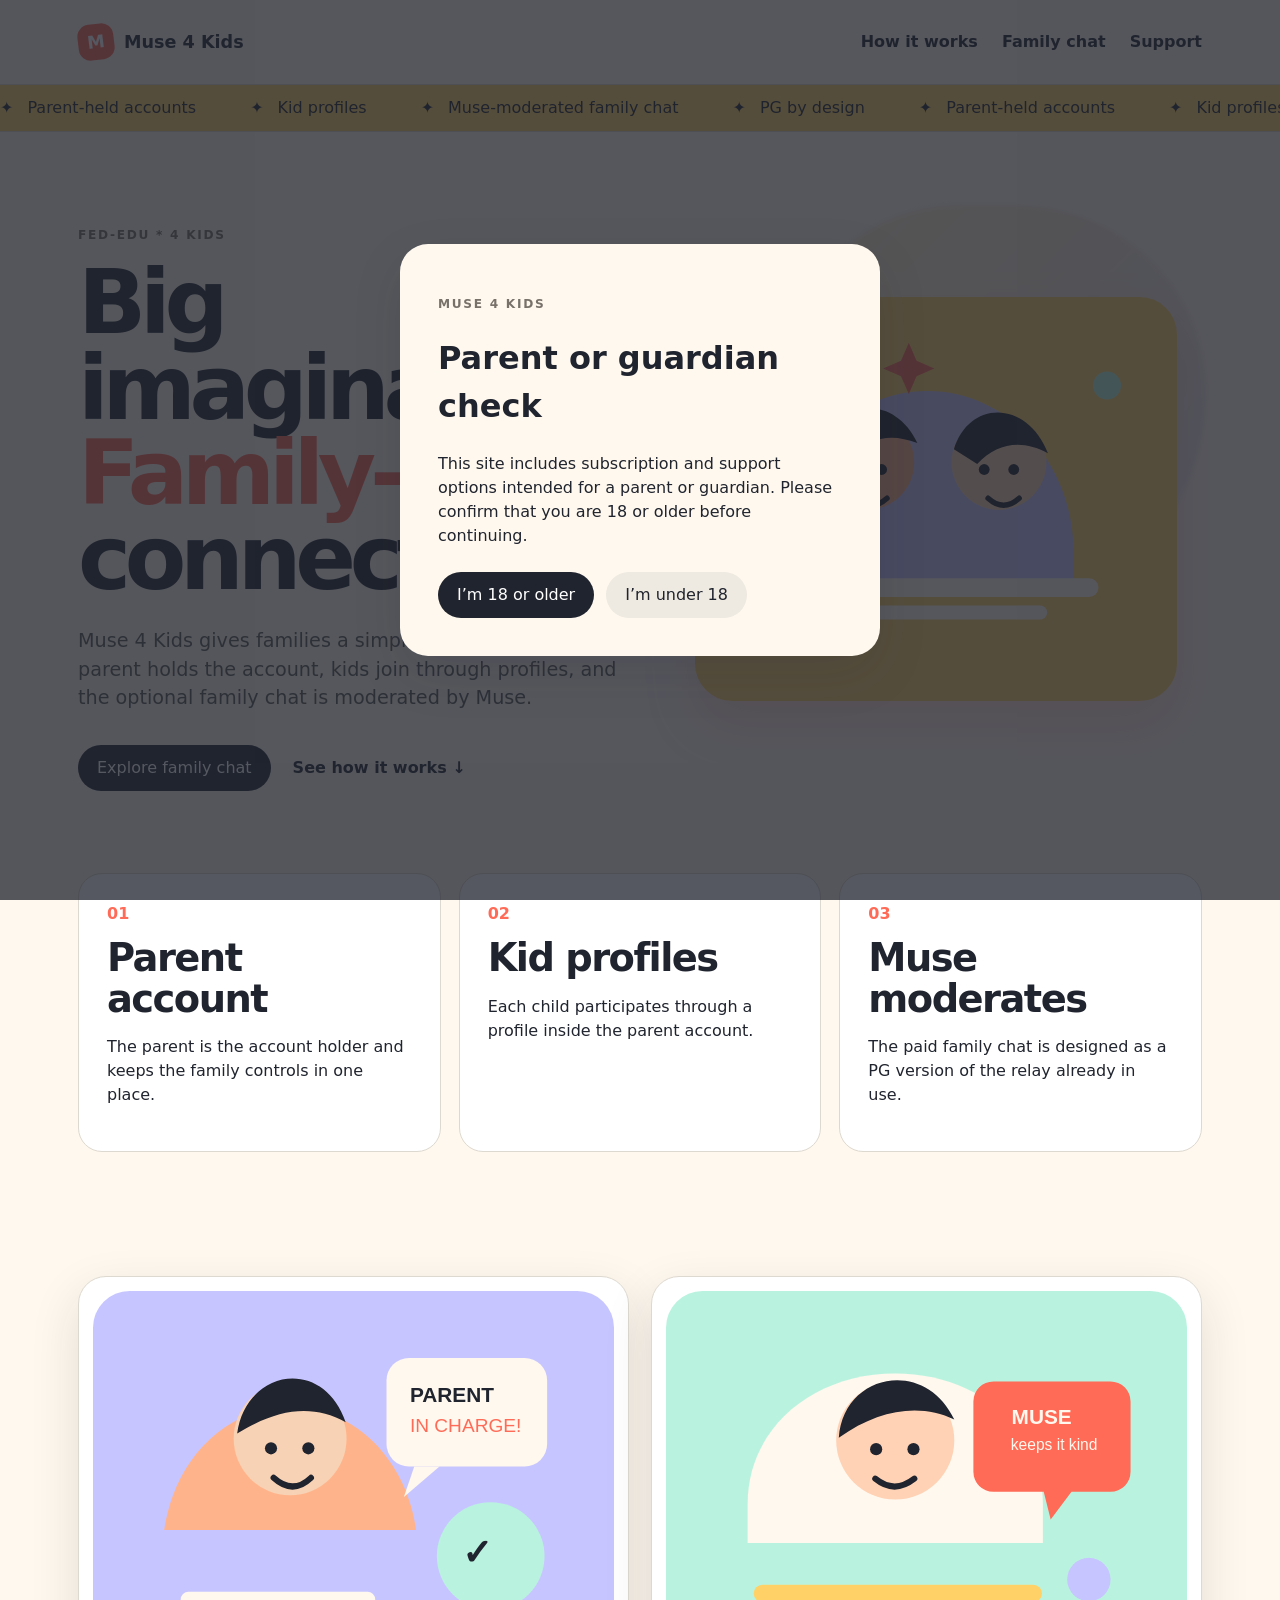
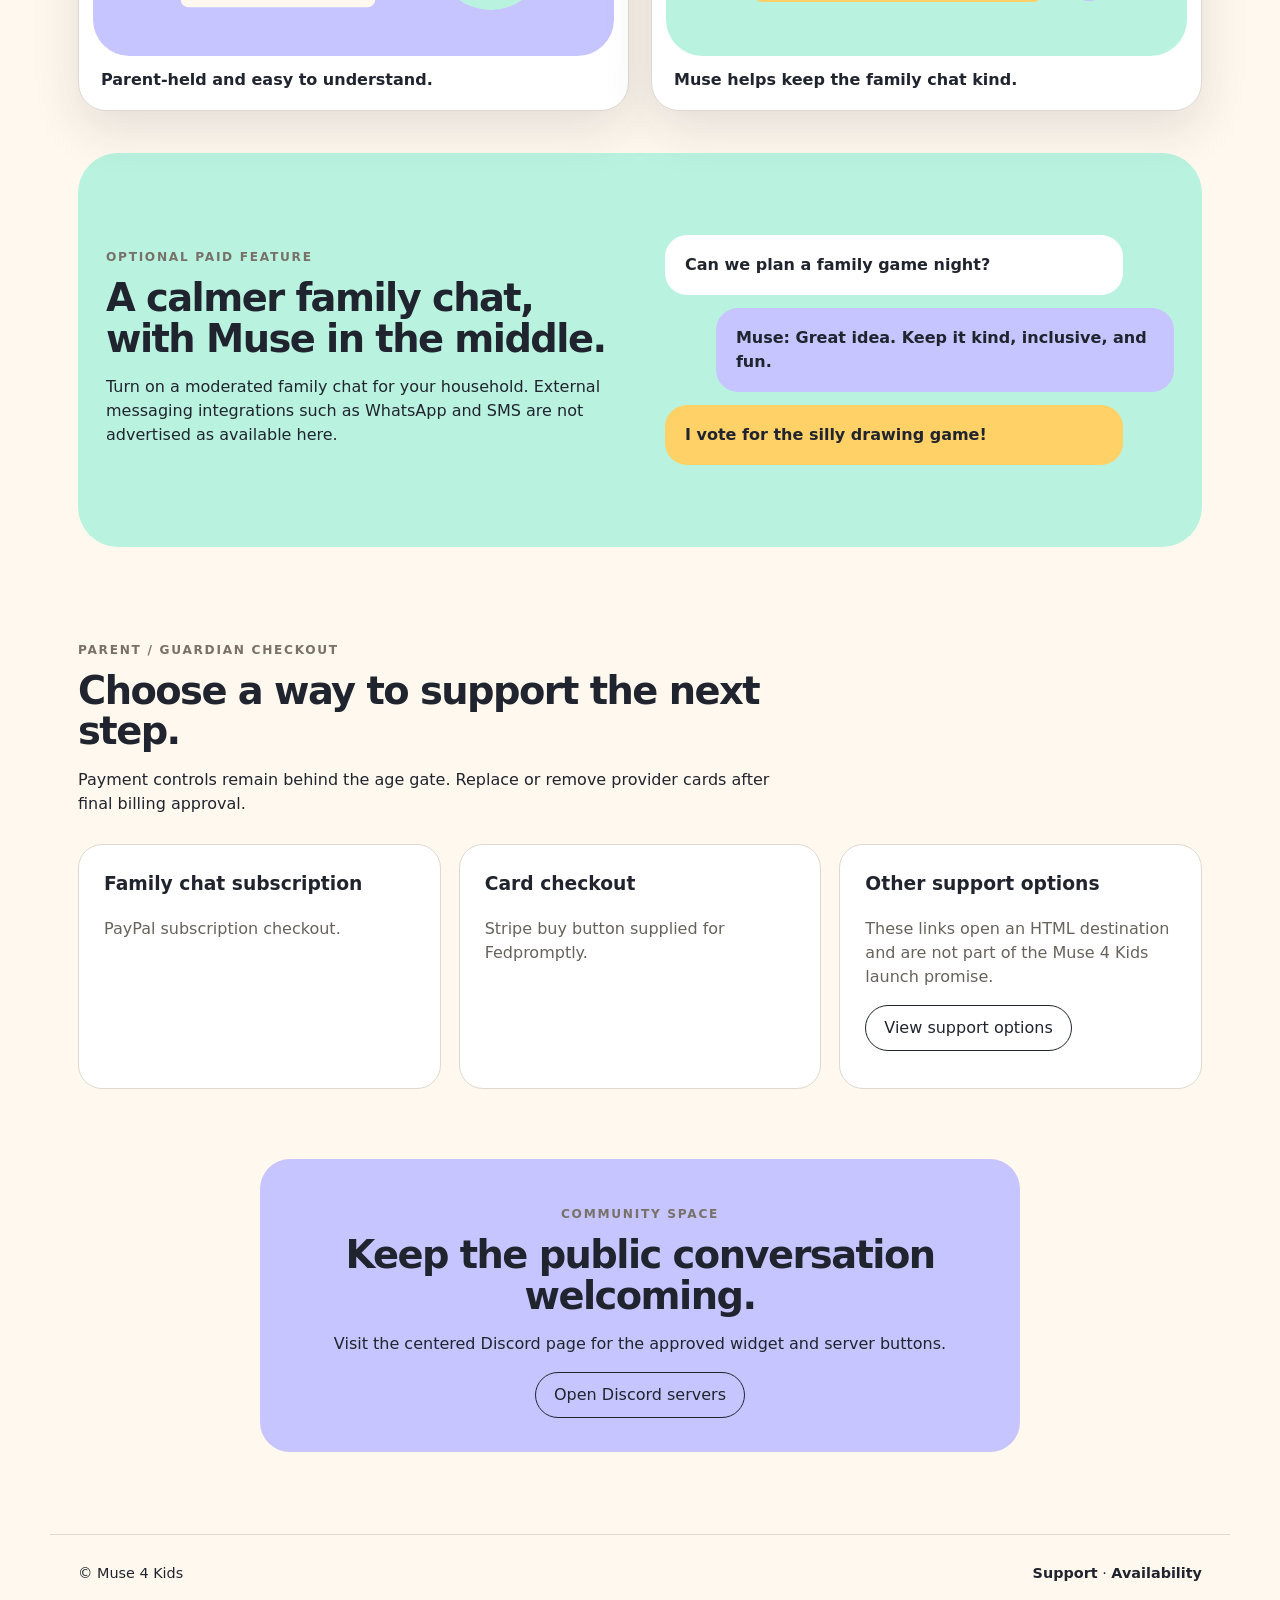
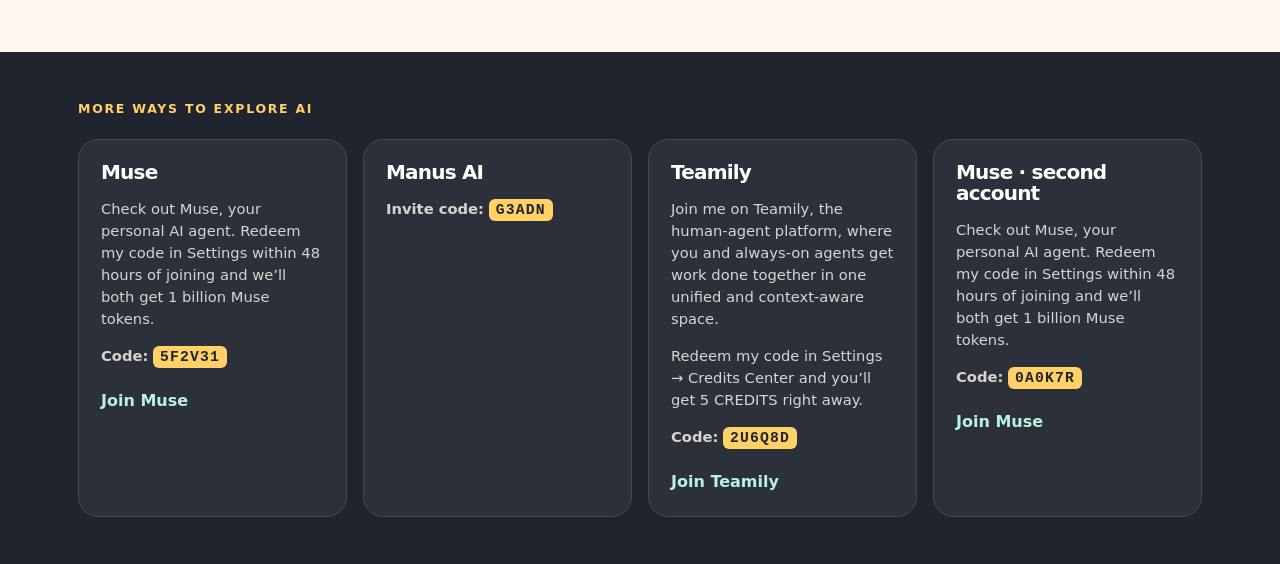
<file: index.html>
<!doctype html>

<html lang="en">
<head>
  <meta charset="utf-8">
  <meta name="viewport" content="width=device-width, initial-scale=1">
  <meta name="description" content="Muse 4 Kids — a parent-held family experience with kid profiles and a moderated family chat.">
  <title>Muse 4 Kids</title>
  <link rel="icon" href="./assets/favicon.svg" type="image/svg+xml">
  <link rel="stylesheet" href="./styles.css">
</head>
<body>
  <div class="age-gate" id="age-gate" role="dialog" aria-modal="true" aria-labelledby="age-title">
    <div class="age-card">
      <p class="eyebrow">Muse 4 Kids</p>
      <h1 id="age-title">Parent or guardian check</h1>
      <p>This site includes subscription and support options intended for a parent or guardian. Please confirm that you are 18 or older before continuing.</p>
      <div class="age-actions">
        <button class="button button-primary" id="age-confirm">I’m 18 or older</button>
        <a class="button button-muted" href="./not-available.html">I’m under 18</a>
      </div>
    </div>
  </div>

  <header class="site-header">
    <a class="brand" href="./index.html" aria-label="Muse 4 Kids home"><span class="brand-mark">M</span><span>Muse 4 Kids</span></a>
    <nav aria-label="Primary navigation">
      <a href="#how-it-works">How it works</a>
      <a href="#family-chat">Family chat</a>
      <a href="./support.html">Support</a>
    </nav>
  </header>

  <div class="ticker" aria-label="Muse 4 Kids highlights"><div class="ticker-track"><span>Parent-held accounts</span><span>Kid profiles</span><span>Muse-moderated family chat</span><span>PG by design</span><span>Parent-held accounts</span><span>Kid profiles</span><span>Muse-moderated family chat</span><span>PG by design</span></div></div>

  <main>
    <section class="hero section-shell">
      <div class="hero-copy">
        <p class="eyebrow">FED-EDU * 4 KIDS</p>
        <h1>Big imagination.<br><em>Family-safe</em> connection.</h1>
        <p class="lede">Muse 4 Kids gives families a simple home base: the parent holds the account, kids join through profiles, and the optional family chat is moderated by Muse.</p>
        <div class="hero-actions"><a class="button button-primary" href="#family-chat">Explore family chat</a><a class="text-link" href="#how-it-works">See how it works <span aria-hidden="true">↓</span></a></div>
      </div>
      <div class="hero-art"><span class="hero-sparkle sparkle-one" aria-hidden="true">✦</span><span class="hero-sparkle sparkle-two" aria-hidden="true">✦</span><span class="hero-sparkle sparkle-three" aria-hidden="true">✦</span><img src="./assets/promo-family-chat.svg" alt="Illustration of a parent and child sharing a colorful conversation bubble"></div>
    </section>

    <section class="section-shell three-up" id="how-it-works">
      <article class="info-card"><span class="number">01</span><h2>Parent account</h2><p>The parent is the account holder and keeps the family controls in one place.</p></article>
      <article class="info-card"><span class="number">02</span><h2>Kid profiles</h2><p>Each child participates through a profile inside the parent account.</p></article>
      <article class="info-card"><span class="number">03</span><h2>Muse moderates</h2><p>The paid family chat is designed as a PG version of the relay already in use.</p></article>
    </section>

    <section class="section-shell promo-grid" aria-label="Muse 4 Kids highlights">
      <figure><img src="./assets/promo-parent-account.svg" alt="Comic illustration saying Parent in charge"><figcaption>Parent-held and easy to understand.</figcaption></figure>
      <figure><img src="./assets/promo-muse-moderates.svg" alt="Comic illustration of Muse keeping a chat kind"><figcaption>Muse helps keep the family chat kind.</figcaption></figure>
    </section>

    <section class="chat-panel section-shell" id="family-chat">
      <div><p class="eyebrow">Optional paid feature</p><h2>A calmer family chat, with Muse in the middle.</h2><p>Turn on a moderated family chat for your household. External messaging integrations such as WhatsApp and SMS are not advertised as available here.</p></div>
      <div class="chat-bubbles" aria-label="Example moderated conversation"><div class="bubble bubble-parent">Can we plan a family game night?</div><div class="bubble bubble-muse">Muse: Great idea. Keep it kind, inclusive, and fun.</div><div class="bubble bubble-kid">I vote for the silly drawing game!</div></div>
    </section>

    <section class="section-shell payment-section" id="support">
      <div class="section-heading"><p class="eyebrow">Parent / guardian checkout</p><h2>Choose a way to support the next step.</h2><p>Payment controls remain behind the age gate. Replace or remove provider cards after final billing approval.</p></div>
      <div class="payment-grid">
        <article class="payment-card"><h3>Family chat subscription</h3><p>PayPal subscription checkout.</p><div id="paypal-button-container-P-4FD24238VX4902214NK2XP2Y"></div><script src="https://www.paypal.com/sdk/js?client-id=BAA_ndqaWMyQwTnDZ0LXwLQ22jdJo9uxkeXYqmBbF-hD41HMiZ83mvOcx1Kti0b6ZfXfje7Q1ievNaS8Ok&vault=true&intent=subscription" data-sdk-integration-source="button-factory"></script><script>paypal.Buttons({style:{shape:'rect',color:'gold',layout:'vertical',label:'subscribe'},createSubscription:function(data,actions){return actions.subscription.create({plan_id:'P-4FD24238VX4902214NK2XP2Y',quantity:1});},onApprove:function(data){window.location.href='./payment-success.html?provider=paypal&subscription='+encodeURIComponent(data.subscriptionID);},onError:function(){window.location.href='./payment-cancelled.html?provider=paypal';}}).render('#paypal-button-container-P-4FD24238VX4902214NK2XP2Y');</script></article>
        <article class="payment-card"><h3>Card checkout</h3><p>Stripe buy button supplied for Fedpromptly.</p><script async src="https://js.stripe.com/v3/buy-button.js"></script><stripe-buy-button buy-button-id="buy_btn_1UJKaaJaRf233kfWKZ81fcIe" publishable-key="pk_live_51UIdAGJaRf233kfWlFacR31IYVGdjCVAttNFzIgQGXQzrUdc894iJcBqamRZNwF11z2AN5kvjyzitor462f2egVI00UmKj0sd8"></stripe-buy-button></article>
        <article class="payment-card"><h3>Other support options</h3><p>These links open an HTML destination and are not part of the Muse 4 Kids launch promise.</p><a class="button button-outline" href="./support.html#other-options">View support options</a></article>
      </div>
    </section>

    <section class="discord-wrap section-shell"><div class="discord-card"><p class="eyebrow">Community space</p><h2>Keep the public conversation welcoming.</h2><p>Visit the centered Discord page for the approved widget and server buttons.</p><a class="button button-outline" href="./discord.html">Open Discord servers</a></div></section>
  </main>
  <footer class="site-footer"><span>© Muse 4 Kids</span><span><a href="./support.html">Support</a> · <a href="./not-available.html">Availability</a></span></footer>
  <script src="./app.js"></script>

<footer class="invite-footer">
  <div class="invite-footer-inner">
    <p class="invite-footer-title">More ways to explore AI</p>
    <div class="invite-grid">
      <section class="invite-card">
        <h2>Muse</h2>
        <p>Check out Muse, your personal AI agent. Redeem my code in Settings within 48 hours of joining and we’ll both get 1 billion Muse tokens.</p>
        <p><strong>Code:</strong> <code>5F2V31</code></p>
        <a href="https://muse.ai/join" target="_blank" rel="noopener noreferrer">Join Muse</a>
      </section>
      <section class="invite-card">
        <h2>Manus AI</h2>
        <p><strong>Invite code:</strong> <code>G3ADN</code></p>
      </section>
      <section class="invite-card">
        <h2>Teamily</h2>
        <p>Join me on Teamily, the human-agent platform, where you and always-on agents get work done together in one unified and context-aware space.</p>
        <p>Redeem my code in Settings → Credits Center and you’ll get 5 CREDITS right away.</p>
        <p><strong>Code:</strong> <code>2U6Q8D</code></p>
        <a href="https://teamily.ai/i/2U6Q8D" target="_blank" rel="noopener noreferrer">Join Teamily</a>
      </section>
      <section class="invite-card">
        <h2>Muse · second account</h2>
        <p>Check out Muse, your personal AI agent. Redeem my code in Settings within 48 hours of joining and we’ll both get 1 billion Muse tokens.</p>
        <p><strong>Code:</strong> <code>0A0K7R</code></p>
        <a href="https://muse.ai/join" target="_blank" rel="noopener noreferrer">Join Muse</a>
      </section>
    </div>
  </div>
</footer>
</body>
</html>
</file>
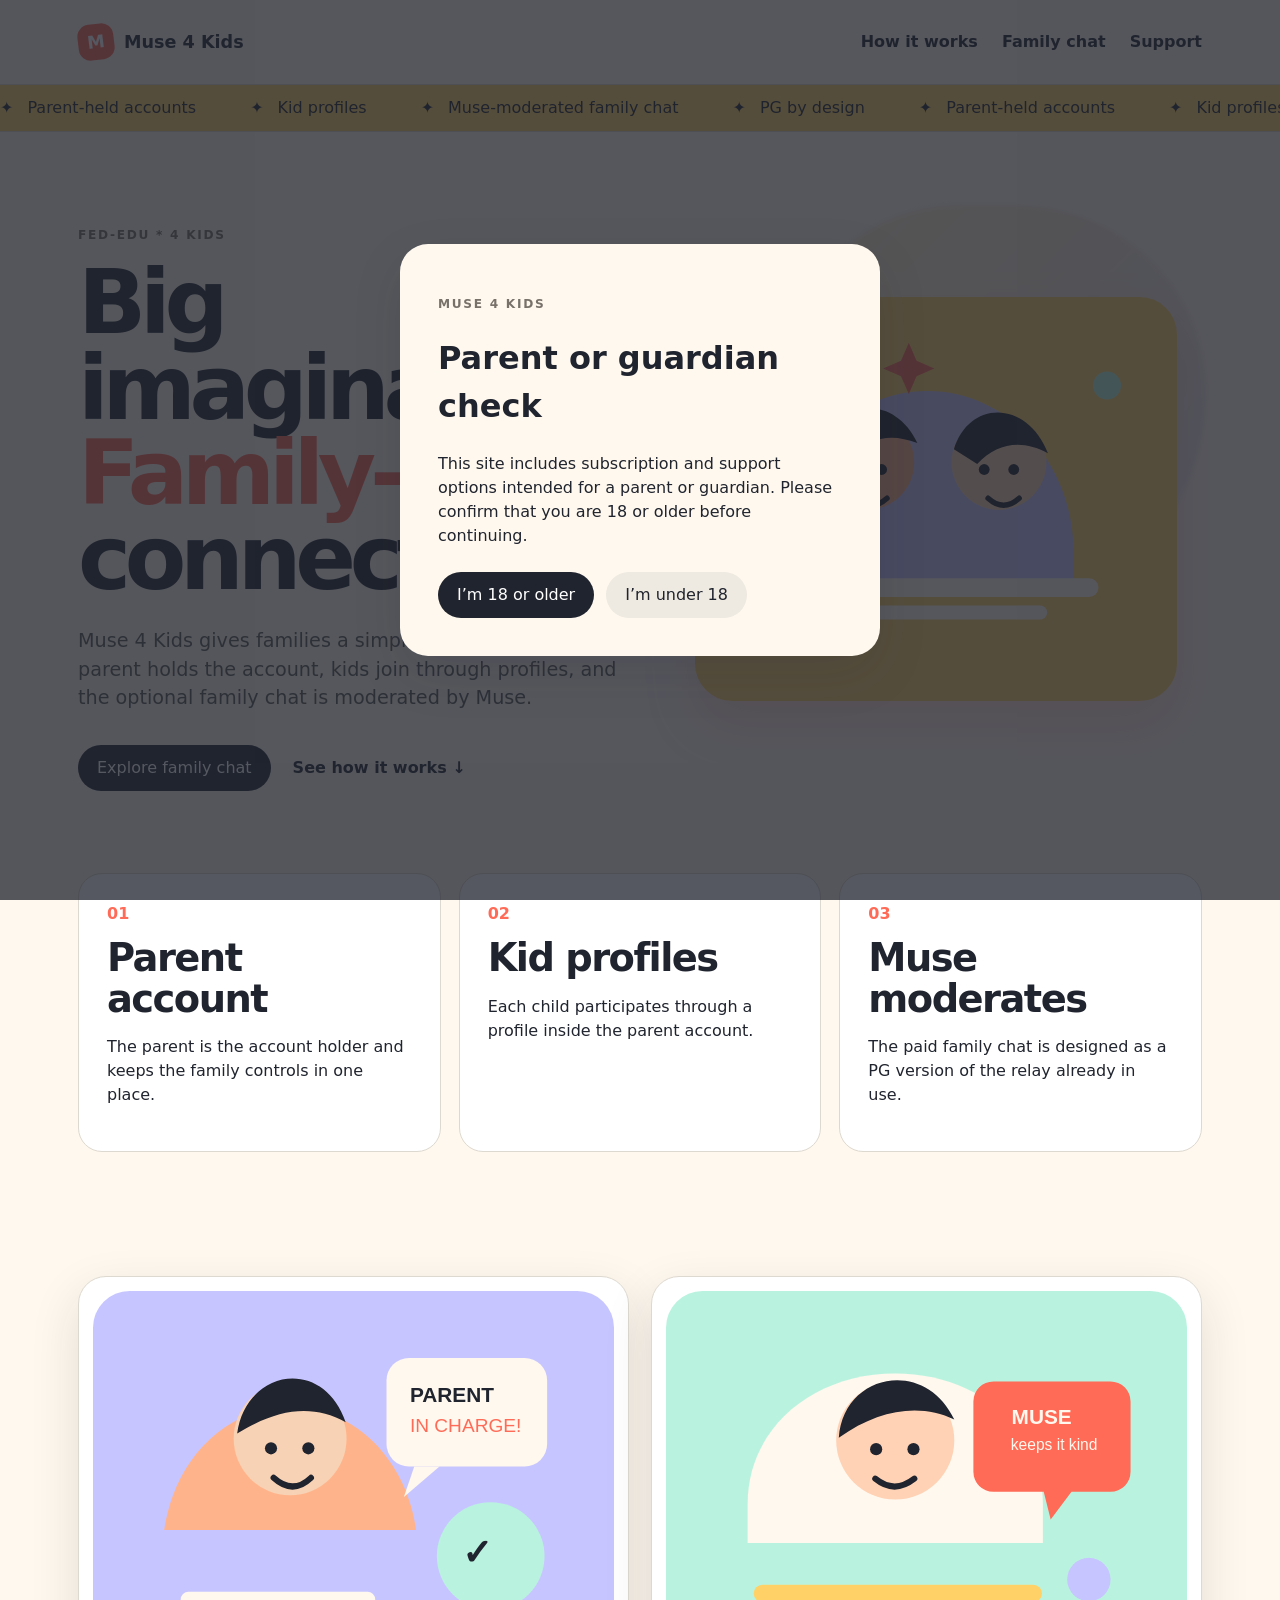
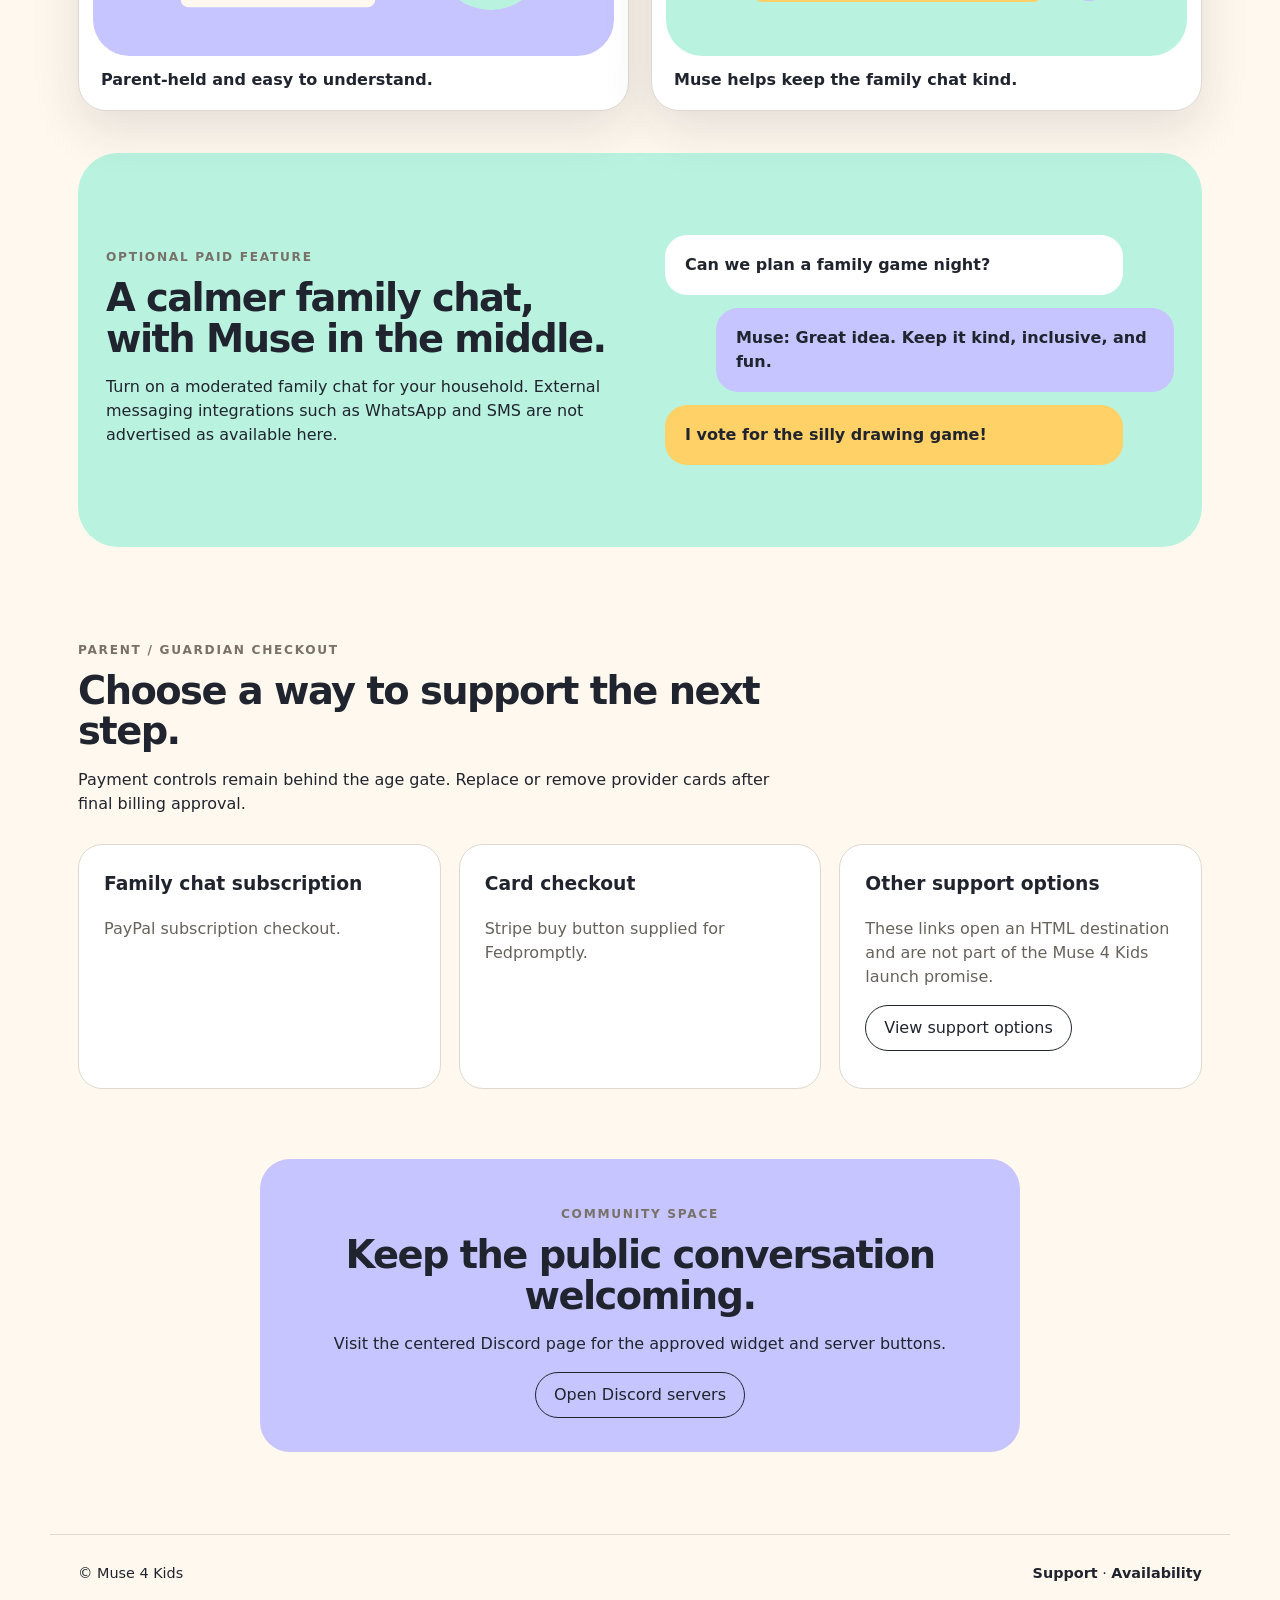
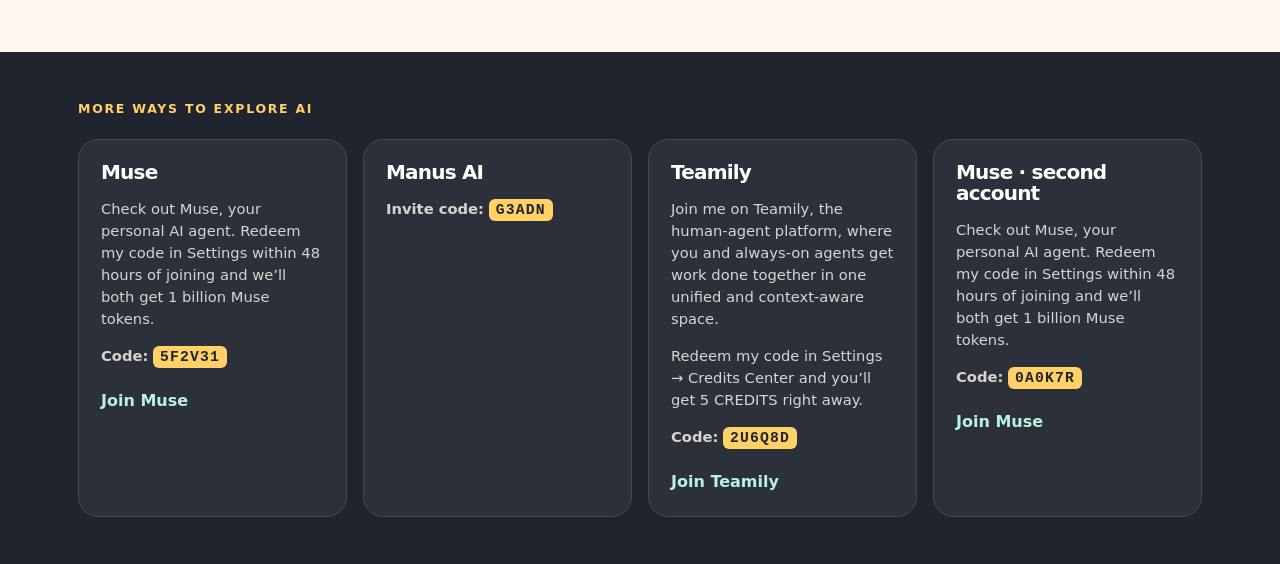
<file: site/index.html>
<!doctype html>
<html lang="en">
<head>
  <meta charset="utf-8">
  <meta name="viewport" content="width=device-width, initial-scale=1">
  <meta name="description" content="Muse 4 Kids — a parent-held family experience with kid profiles and a moderated family chat.">
  <title>Muse 4 Kids</title>
  <link rel="icon" href="./assets/favicon.svg" type="image/svg+xml">
  <link rel="stylesheet" href="./styles.css">
</head>
<body>
  <div class="age-gate" id="age-gate" role="dialog" aria-modal="true" aria-labelledby="age-title">
    <div class="age-card">
      <p class="eyebrow">Muse 4 Kids</p>
      <h1 id="age-title">Parent or guardian check</h1>
      <p>This site includes subscription and support options intended for a parent or guardian. Please confirm that you are 18 or older before continuing.</p>
      <div class="age-actions">
        <button class="button button-primary" id="age-confirm">I’m 18 or older</button>
        <a class="button button-muted" href="./not-available.html">I’m under 18</a>
      </div>
    </div>
  </div>

  <header class="site-header">
    <a class="brand" href="./index.html" aria-label="Muse 4 Kids home"><span class="brand-mark">M</span><span>Muse 4 Kids</span></a>
    <nav aria-label="Primary navigation">
      <a href="#how-it-works">How it works</a>
      <a href="#family-chat">Family chat</a>
      <a href="./support.html">Support</a>
    </nav>
  </header>

  <div class="ticker" aria-label="Muse 4 Kids highlights"><div class="ticker-track"><span>Parent-held accounts</span><span>Kid profiles</span><span>Muse-moderated family chat</span><span>PG by design</span><span>Parent-held accounts</span><span>Kid profiles</span><span>Muse-moderated family chat</span><span>PG by design</span></div></div>

  <main>
    <section class="hero section-shell">
      <div class="hero-copy">
        <p class="eyebrow">FED-EDU * 4 KIDS</p>
        <h1>Big imagination.<br><em>Family-safe</em> connection.</h1>
        <p class="lede">Muse 4 Kids gives families a simple home base: the parent holds the account, kids join through profiles, and the optional family chat is moderated by Muse.</p>
        <div class="hero-actions"><a class="button button-primary" href="#family-chat">Explore family chat</a><a class="text-link" href="#how-it-works">See how it works <span aria-hidden="true">↓</span></a></div>
      </div>
      <div class="hero-art"><span class="hero-sparkle sparkle-one" aria-hidden="true">✦</span><span class="hero-sparkle sparkle-two" aria-hidden="true">✦</span><span class="hero-sparkle sparkle-three" aria-hidden="true">✦</span><img src="./assets/promo-family-chat.svg" alt="Illustration of a parent and child sharing a colorful conversation bubble"></div>
    </section>

    <section class="section-shell three-up" id="how-it-works">
      <article class="info-card"><span class="number">01</span><h2>Parent account</h2><p>The parent is the account holder and keeps the family controls in one place.</p></article>
      <article class="info-card"><span class="number">02</span><h2>Kid profiles</h2><p>Each child participates through a profile inside the parent account.</p></article>
      <article class="info-card"><span class="number">03</span><h2>Muse moderates</h2><p>The paid family chat is designed as a PG version of the relay already in use.</p></article>
    </section>

    <section class="section-shell promo-grid" aria-label="Muse 4 Kids highlights">
      <figure><img src="./assets/promo-parent-account.svg" alt="Comic illustration saying Parent in charge"><figcaption>Parent-held and easy to understand.</figcaption></figure>
      <figure><img src="./assets/promo-muse-moderates.svg" alt="Comic illustration of Muse keeping a chat kind"><figcaption>Muse helps keep the family chat kind.</figcaption></figure>
    </section>

    <section class="chat-panel section-shell" id="family-chat">
      <div><p class="eyebrow">Optional paid feature</p><h2>A calmer family chat, with Muse in the middle.</h2><p>Turn on a moderated family chat for your household. External messaging integrations such as WhatsApp and SMS are not advertised as available here.</p></div>
      <div class="chat-bubbles" aria-label="Example moderated conversation"><div class="bubble bubble-parent">Can we plan a family game night?</div><div class="bubble bubble-muse">Muse: Great idea. Keep it kind, inclusive, and fun.</div><div class="bubble bubble-kid">I vote for the silly drawing game!</div></div>
    </section>

    <section class="section-shell payment-section" id="support">
      <div class="section-heading"><p class="eyebrow">Parent / guardian checkout</p><h2>Choose a way to support the next step.</h2><p>Payment controls remain behind the age gate. Replace or remove provider cards after final billing approval.</p></div>
      <div class="payment-grid">
        <article class="payment-card"><h3>Family chat subscription</h3><p>PayPal subscription checkout.</p><div id="paypal-button-container-P-4FD24238VX4902214NK2XP2Y"></div><script src="https://www.paypal.com/sdk/js?client-id=BAA_ndqaWMyQwTnDZ0LXwLQ22jdJo9uxkeXYqmBbF-hD41HMiZ83mvOcx1Kti0b6ZfXfje7Q1ievNaS8Ok&vault=true&intent=subscription" data-sdk-integration-source="button-factory"></script><script>paypal.Buttons({style:{shape:'rect',color:'gold',layout:'vertical',label:'subscribe'},createSubscription:function(data,actions){return actions.subscription.create({plan_id:'P-4FD24238VX4902214NK2XP2Y',quantity:1});},onApprove:function(data){window.location.href='./payment-success.html?provider=paypal&subscription='+encodeURIComponent(data.subscriptionID);},onError:function(){window.location.href='./payment-cancelled.html?provider=paypal';}}).render('#paypal-button-container-P-4FD24238VX4902214NK2XP2Y');</script></article>
        <article class="payment-card"><h3>Card checkout</h3><p>Stripe buy button supplied for Fedpromptly.</p><script async src="https://js.stripe.com/v3/buy-button.js"></script><stripe-buy-button buy-button-id="buy_btn_1UJKaaJaRf233kfWKZ81fcIe" publishable-key="pk_live_51UIdAGJaRf233kfWlFacR31IYVGdjCVAttNFzIgQGXQzrUdc894iJcBqamRZNwF11z2AN5kvjyzitor462f2egVI00UmKj0sd8"></stripe-buy-button></article>
        <article class="payment-card"><h3>Other support options</h3><p>These links open an HTML destination and are not part of the Muse 4 Kids launch promise.</p><a class="button button-outline" href="./support.html#other-options">View support options</a></article>
      </div>
    </section>

    <section class="discord-wrap section-shell"><div class="discord-card"><p class="eyebrow">Community space</p><h2>Keep the public conversation welcoming.</h2><p>Visit the centered Discord page for the approved widget and server buttons.</p><a class="button button-outline" href="./discord.html">Open Discord servers</a></div></section>
  </main>
  <footer class="site-footer"><span>© Muse 4 Kids</span><span><a href="./support.html">Support</a> · <a href="./not-available.html">Availability</a></span></footer>
  <script src="./app.js"></script>

<footer class="invite-footer">
  <div class="invite-footer-inner">
    <p class="invite-footer-title">More ways to explore AI</p>
    <div class="invite-grid">
      <section class="invite-card">
        <h2>Muse</h2>
        <p>Check out Muse, your personal AI agent. Redeem my code in Settings within 48 hours of joining and we’ll both get 1 billion Muse tokens.</p>
        <p><strong>Code:</strong> <code>5F2V31</code></p>
        <a href="https://muse.ai/join" target="_blank" rel="noopener noreferrer">Join Muse</a>
      </section>
      <section class="invite-card">
        <h2>Manus AI</h2>
        <p><strong>Invite code:</strong> <code>G3ADN</code></p>
      </section>
      <section class="invite-card">
        <h2>Teamily</h2>
        <p>Join me on Teamily, the human-agent platform, where you and always-on agents get work done together in one unified and context-aware space.</p>
        <p>Redeem my code in Settings → Credits Center and you’ll get 5 CREDITS right away.</p>
        <p><strong>Code:</strong> <code>2U6Q8D</code></p>
        <a href="https://teamily.ai/i/2U6Q8D" target="_blank" rel="noopener noreferrer">Join Teamily</a>
      </section>
      <section class="invite-card">
        <h2>Muse · second account</h2>
        <p>Check out Muse, your personal AI agent. Redeem my code in Settings within 48 hours of joining and we’ll both get 1 billion Muse tokens.</p>
        <p><strong>Code:</strong> <code>0A0K7R</code></p>
        <a href="https://muse.ai/join" target="_blank" rel="noopener noreferrer">Join Muse</a>
      </section>
    </div>
  </div>
</footer>
</body>
</html>
</file>
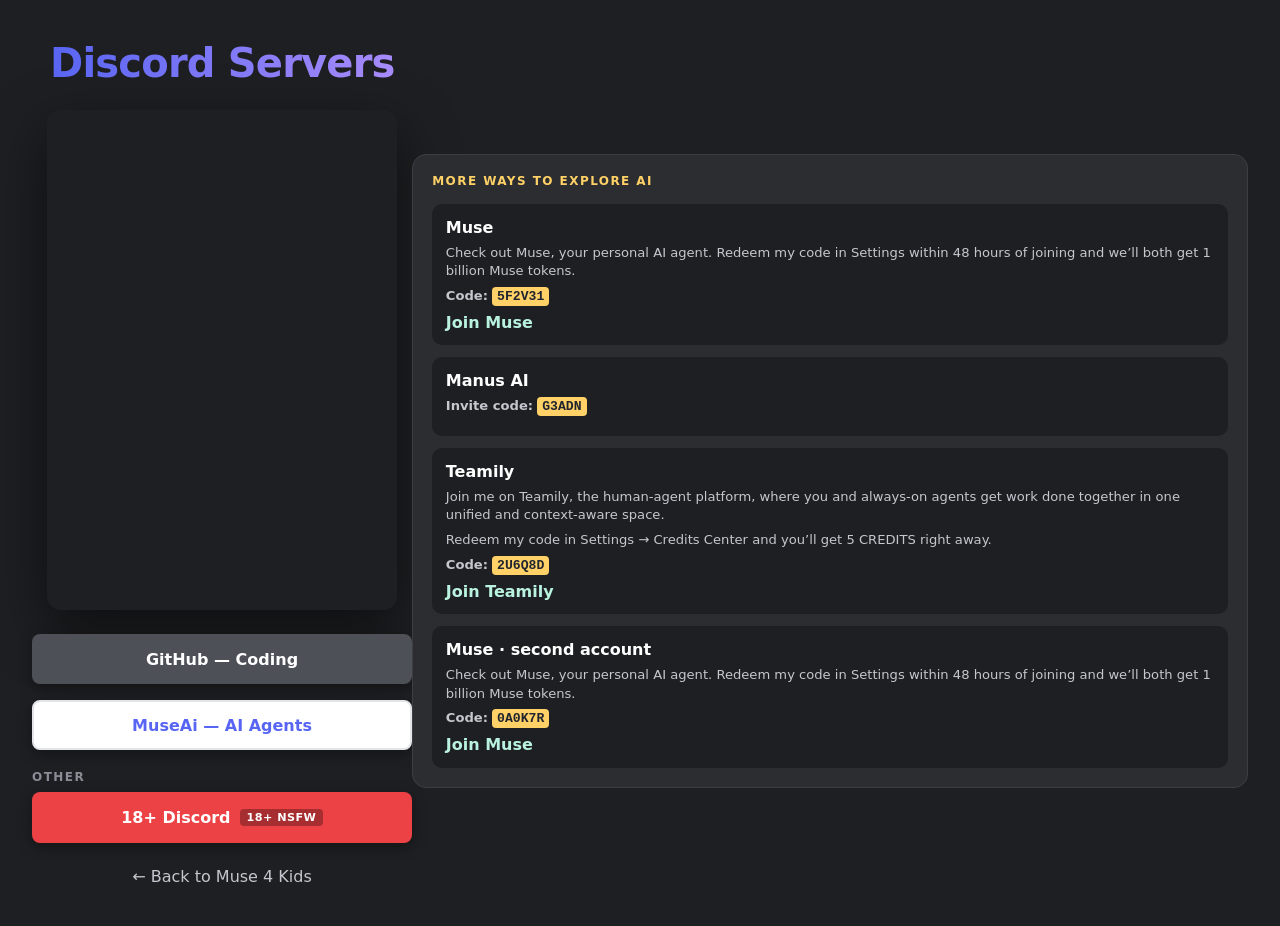
<file: discord.html>
<!doctype html>
<html lang="en">
<head>
  <meta charset="UTF-8">
  <meta name="viewport" content="width=device-width, initial-scale=1">
  <title>Discord Servers · Muse 4 Kids</title>
  <link rel="icon" href="./assets/favicon.svg" type="image/svg+xml">
  <style>
    :root{--discord:#5865f2;--grey:#4e5058;--red:#ed4245;--ink:#f2f3f5;--dark:#1e1f22}*{box-sizing:border-box}body{margin:0;min-height:100vh;display:flex;align-items:center;justify-content:center;padding:2.5rem 2rem;background:var(--dark);color:var(--ink);font-family:system-ui,-apple-system,"Segoe UI",Roboto,sans-serif}.wrap{display:flex;flex-direction:column;align-items:center;gap:1.5rem;width:100%;max-width:380px}.title{margin:0;text-align:center;font-size:clamp(1.75rem,7vw,2.5rem);font-weight:800;letter-spacing:-.02em;line-height:1.15;background:linear-gradient(90deg,#5865f2,#a78bfa,#eb459e,#5865f2);background-size:300% 100%;-webkit-background-clip:text;background-clip:text;color:transparent;animation:shimmer 6s linear infinite,rise .7s cubic-bezier(.2,.7,.2,1) both}@keyframes shimmer{from{background-position:0 50%}to{background-position:-300% 50%}}@keyframes rise{from{opacity:0;transform:translateY(12px) scale(.98)}to{opacity:1;transform:none}}.section-label{margin:.25rem 0 -.5rem;align-self:flex-start;font-size:.75rem;font-weight:700;letter-spacing:.12em;text-transform:uppercase;color:#8a8d96}.widget{width:350px;max-width:100%;height:500px;border:0;border-radius:14px;box-shadow:0 20px 55px #0008}.button-stack{display:flex;flex-direction:column;gap:1rem;width:100%}.discord-btn{display:flex;align-items:center;justify-content:center;gap:.6rem;width:100%;padding:.85rem 1.25rem;border-radius:8px;font-size:1rem;font-weight:600;text-decoration:none;border:2px solid transparent;box-shadow:0 4px 14px #00000059;transition:background .15s ease,transform .15s ease,box-shadow .15s ease,border-color .15s ease}.discord-btn:hover{transform:translateY(-2px);box-shadow:0 8px 20px #00000073}.discord-btn:focus-visible{outline:none;border-color:#fff}.discord-btn.github{background:var(--grey);color:#fff}.discord-btn.github:hover{background:#3c3e44}.discord-btn.museai{background:#fff;color:var(--discord);border-color:#e3e5e8}.discord-btn.museai:hover{background:#edeffd;border-color:#c9ccf7}.discord-btn.nsfw{background:var(--red);color:#fff}.discord-btn.nsfw:hover{background:#c93b3e}.tag{font-size:.7rem;font-weight:700;letter-spacing:.04em;padding:.15rem .4rem;border-radius:4px;background:#0000004d;text-transform:uppercase}.back{color:#c4c7ce;text-decoration:none}.back:hover{color:#fff}dialog.age-gate{width:min(92vw,400px);padding:1.75rem;border:0;border-radius:12px;background:#2b2d31;color:#f2f3f5;box-shadow:0 24px 70px #000000a6}dialog.age-gate::backdrop{background:#000000a6;backdrop-filter:blur(4px)}dialog.age-gate h2{margin:0 0 .6rem;font-size:1.2rem}dialog.age-gate p{margin:0 0 1.25rem;font-size:.925rem;line-height:1.5;color:#c4c7ce}dialog.age-gate p strong{color:#ed4245}.verify{display:flex;gap:.65rem;padding:.85rem .9rem;margin-bottom:1.25rem;border-radius:8px;background:#1e1f22;border:2px solid #3c3e44;cursor:pointer;font-size:.9rem;line-height:1.4;color:#dbdee1}.verify input{width:18px;height:18px;accent-color:var(--red)}.gate-actions{display:flex;flex-direction:column;gap:.6rem}.gate-btn{font:inherit;font-size:.95rem;font-weight:600;padding:.75rem 1rem;border-radius:8px;border:2px solid transparent;cursor:pointer}.gate-btn.confirm{background:var(--red);color:#fff}.gate-btn.confirm:disabled{opacity:.45;cursor:not-allowed}.gate-btn.cancel{background:transparent;color:#c4c7ce;border-color:#4e5058}@media(prefers-reduced-motion:reduce){.title{animation:none}.discord-btn{transition:none}.discord-btn:hover{transform:none}}
  .invite-footer{width:100%;margin-top:1rem;background:#2b2d31;border:1px solid #3c3e44;border-radius:14px;padding:1.2rem;text-align:left}.invite-footer-title{margin:0 0 1rem;color:#ffd166;font-size:.75rem;font-weight:800;letter-spacing:.12em;text-transform:uppercase}.invite-grid{display:grid;grid-template-columns:1fr;gap:.75rem}.invite-card{padding:.85rem;background:#1e1f22;border-radius:10px}.invite-card h2{margin:0 0 .45rem;color:#fff;font-size:1rem}.invite-card p{margin:.4rem 0;color:#c4c7ce;font-size:.82rem;line-height:1.4}.invite-card code{padding:2px 5px;border-radius:4px;background:#ffd166;color:#20242e;font-weight:800}.invite-card a{color:#b9f3df;font-weight:700;text-decoration:none}.invite-card a:hover{text-decoration:underline}</style>
</head>
<body>
  <main class="wrap">
    <h1 class="title">Discord Servers</h1>
    <iframe class="widget" src="https://discord.com/widget?id=1400235929154879490&amp;theme=dark" title="Muse 4 Kids Discord server" allowtransparency="true" sandbox="allow-popups allow-popups-to-escape-sandbox allow-same-origin allow-scripts"></iframe>
    <div class="button-stack">
      <a class="discord-btn github" href="https://discord.com/invite/Jm4XStx4Pf" target="_blank" rel="noopener noreferrer">GitHub — Coding</a>
      <a class="discord-btn museai" href="https://discord.com/invite/dPPdvYys2a" target="_blank" rel="noopener noreferrer">MuseAi — AI Agents</a>
      <p class="section-label">Other</p>
      <a class="discord-btn nsfw" id="adultBtn" href="#ageGate">18+ Discord <span class="tag">18+ NSFW</span></a>
    </div>
    <a class="back" href="./index.html">← Back to Muse 4 Kids</a>
  </main>

  <dialog id="ageGate" class="age-gate" aria-labelledby="ageGateTitle">
    <h2 id="ageGateTitle">Age verification required</h2>
    <p id="ageIntro">This Discord server contains <strong>adult (18+ / NSFW)</strong> content. You must verify that you are of legal age in your country.</p>
    <p id="ageInstructions" hidden>Thanks for confirming. We do not redirect directly to the 18+ invite. Email <strong>museai@fedpromptly.com</strong> to request the link.</p>
    <label class="verify" id="ageVerify"><input type="checkbox" id="ageCheck"><span>I confirm that I am 18 years or older and consent to viewing adult content.</span></label>
    <div class="gate-actions"><button type="button" class="gate-btn confirm" id="ageConfirm" disabled>Confirm age</button><a class="gate-btn confirm" id="emailLink" href="mailto:museai@fedpromptly.com?subject=18%2B%20Discord%20invite%20request" hidden>Email museai@fedpromptly.com</a><button type="button" class="gate-btn cancel" id="ageCancel">Cancel</button></div>
  </dialog>
  <script>
    const gate=document.getElementById('ageGate'),adultBtn=document.getElementById('adultBtn'),ageCheck=document.getElementById('ageCheck'),ageVerify=document.getElementById('ageVerify'),ageIntro=document.getElementById('ageIntro'),ageInstructions=document.getElementById('ageInstructions'),confirmBtn=document.getElementById('ageConfirm'),emailLink=document.getElementById('emailLink'),cancelBtn=document.getElementById('ageCancel');
    adultBtn.addEventListener('click',e=>{e.preventDefault();ageCheck.checked=false;confirmBtn.disabled=true;ageVerify.hidden=false;ageIntro.hidden=false;ageInstructions.hidden=true;confirmBtn.hidden=false;emailLink.hidden=true;cancelBtn.textContent='Cancel';gate.showModal()});
    ageCheck.addEventListener('change',()=>{confirmBtn.disabled=!ageCheck.checked});
    confirmBtn.addEventListener('click',()=>{if(ageCheck.checked){ageVerify.hidden=true;ageIntro.hidden=true;ageInstructions.hidden=false;confirmBtn.hidden=true;emailLink.hidden=false;cancelBtn.textContent='Close';emailLink.focus()}});
    cancelBtn.addEventListener('click',()=>{gate.close();adultBtn.focus()});
    gate.addEventListener('click',e=>{if(e.target===gate)gate.close()});
  </script>

<footer class="invite-footer">
  <div class="invite-footer-inner">
    <p class="invite-footer-title">More ways to explore AI</p>
    <div class="invite-grid">
      <section class="invite-card">
        <h2>Muse</h2>
        <p>Check out Muse, your personal AI agent. Redeem my code in Settings within 48 hours of joining and we’ll both get 1 billion Muse tokens.</p>
        <p><strong>Code:</strong> <code>5F2V31</code></p>
        <a href="https://muse.ai/join" target="_blank" rel="noopener noreferrer">Join Muse</a>
      </section>
      <section class="invite-card">
        <h2>Manus AI</h2>
        <p><strong>Invite code:</strong> <code>G3ADN</code></p>
      </section>
      <section class="invite-card">
        <h2>Teamily</h2>
        <p>Join me on Teamily, the human-agent platform, where you and always-on agents get work done together in one unified and context-aware space.</p>
        <p>Redeem my code in Settings → Credits Center and you’ll get 5 CREDITS right away.</p>
        <p><strong>Code:</strong> <code>2U6Q8D</code></p>
        <a href="https://teamily.ai/i/2U6Q8D" target="_blank" rel="noopener noreferrer">Join Teamily</a>
      </section>
      <section class="invite-card">
        <h2>Muse · second account</h2>
        <p>Check out Muse, your personal AI agent. Redeem my code in Settings within 48 hours of joining and we’ll both get 1 billion Muse tokens.</p>
        <p><strong>Code:</strong> <code>0A0K7R</code></p>
        <a href="https://muse.ai/join" target="_blank" rel="noopener noreferrer">Join Muse</a>
      </section>
    </div>
  </div>
</footer>
</body>
</html>
</file>
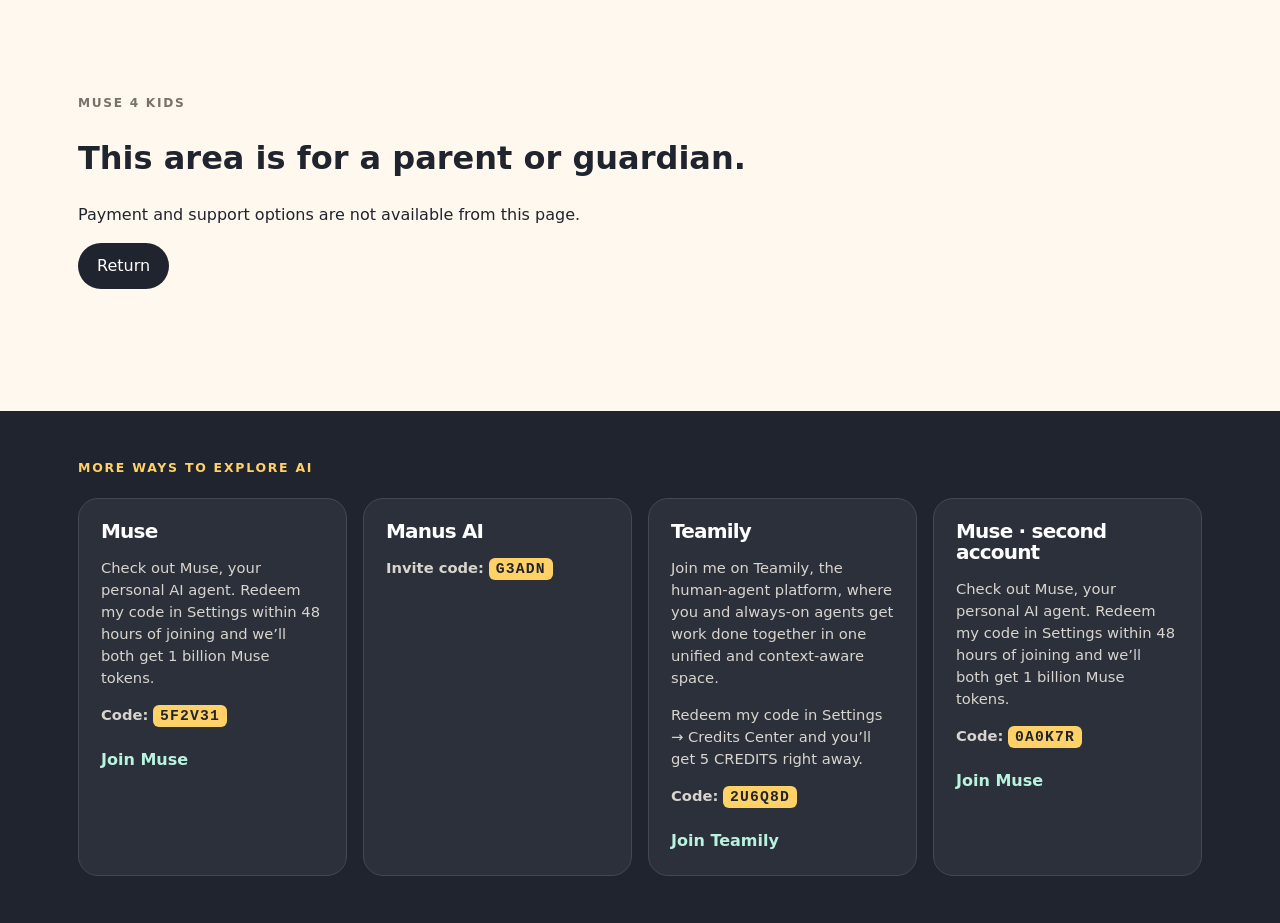
<file: not-available.html>
<!doctype html><html lang="en"><head><meta charset="utf-8"><meta name="viewport" content="width=device-width,initial-scale=1"><title>Not available · Muse 4 Kids</title><link rel="icon" href="./assets/favicon.svg" type="image/svg+xml"><link rel="stylesheet" href="./styles.css"></head><body><main class="section-shell"><p class="eyebrow">Muse 4 Kids</p><h1>This area is for a parent or guardian.</h1><p>Payment and support options are not available from this page.</p><a class="button button-primary" href="./index.html">Return</a></main>
<footer class="invite-footer">
  <div class="invite-footer-inner">
    <p class="invite-footer-title">More ways to explore AI</p>
    <div class="invite-grid">
      <section class="invite-card">
        <h2>Muse</h2>
        <p>Check out Muse, your personal AI agent. Redeem my code in Settings within 48 hours of joining and we’ll both get 1 billion Muse tokens.</p>
        <p><strong>Code:</strong> <code>5F2V31</code></p>
        <a href="https://muse.ai/join" target="_blank" rel="noopener noreferrer">Join Muse</a>
      </section>
      <section class="invite-card">
        <h2>Manus AI</h2>
        <p><strong>Invite code:</strong> <code>G3ADN</code></p>
      </section>
      <section class="invite-card">
        <h2>Teamily</h2>
        <p>Join me on Teamily, the human-agent platform, where you and always-on agents get work done together in one unified and context-aware space.</p>
        <p>Redeem my code in Settings → Credits Center and you’ll get 5 CREDITS right away.</p>
        <p><strong>Code:</strong> <code>2U6Q8D</code></p>
        <a href="https://teamily.ai/i/2U6Q8D" target="_blank" rel="noopener noreferrer">Join Teamily</a>
      </section>
      <section class="invite-card">
        <h2>Muse · second account</h2>
        <p>Check out Muse, your personal AI agent. Redeem my code in Settings within 48 hours of joining and we’ll both get 1 billion Muse tokens.</p>
        <p><strong>Code:</strong> <code>0A0K7R</code></p>
        <a href="https://muse.ai/join" target="_blank" rel="noopener noreferrer">Join Muse</a>
      </section>
    </div>
  </div>
</footer>
</body></html>
</file>
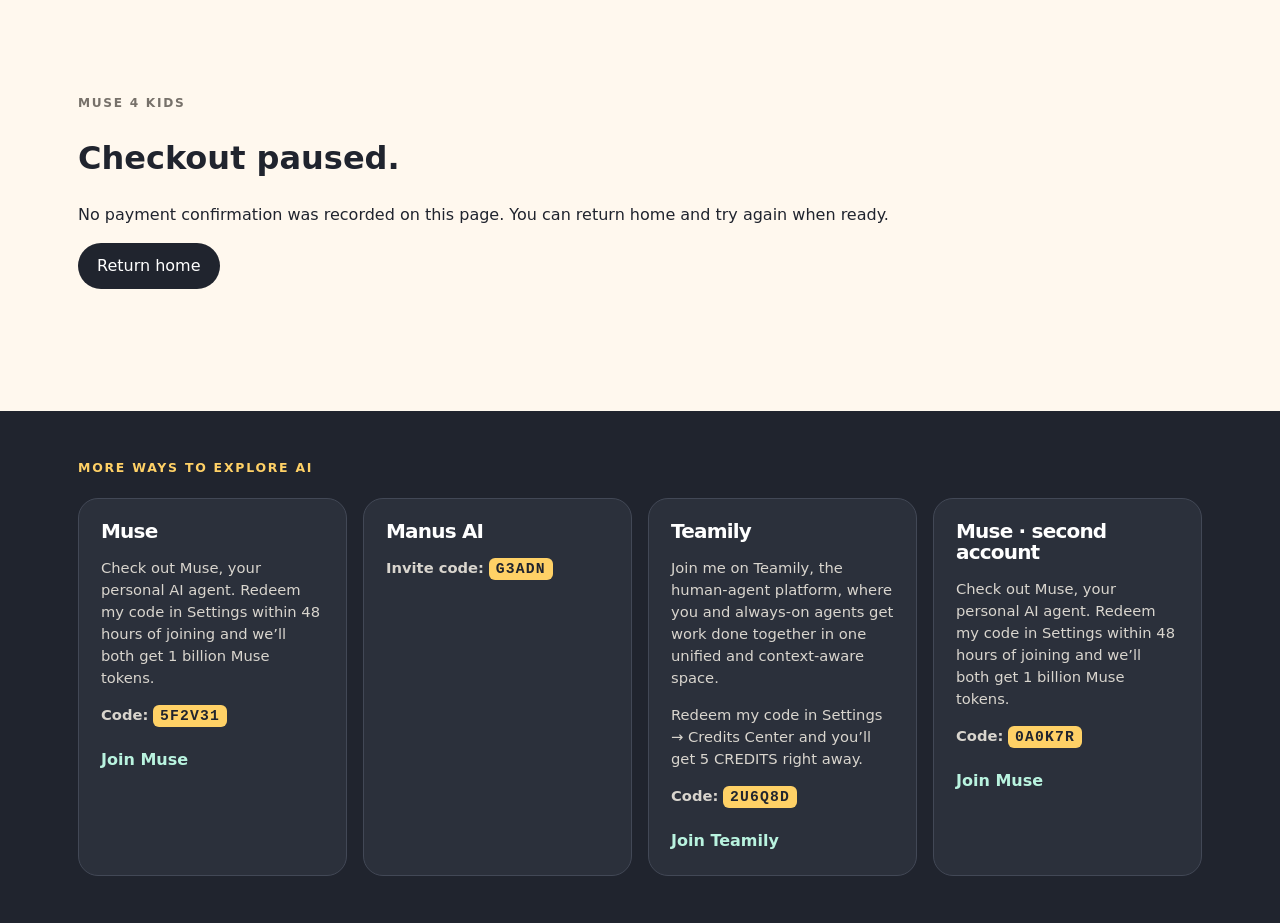
<file: payment-cancelled.html>
<!doctype html><html lang="en"><head><meta charset="utf-8"><meta name="viewport" content="width=device-width,initial-scale=1"><title>Checkout paused · Muse 4 Kids</title><link rel="icon" href="./assets/favicon.svg" type="image/svg+xml"><link rel="stylesheet" href="./styles.css"></head><body><main class="section-shell"><p class="eyebrow">Muse 4 Kids</p><h1>Checkout paused.</h1><p>No payment confirmation was recorded on this page. You can return home and try again when ready.</p><a class="button button-primary" href="./index.html">Return home</a></main>
<footer class="invite-footer">
  <div class="invite-footer-inner">
    <p class="invite-footer-title">More ways to explore AI</p>
    <div class="invite-grid">
      <section class="invite-card">
        <h2>Muse</h2>
        <p>Check out Muse, your personal AI agent. Redeem my code in Settings within 48 hours of joining and we’ll both get 1 billion Muse tokens.</p>
        <p><strong>Code:</strong> <code>5F2V31</code></p>
        <a href="https://muse.ai/join" target="_blank" rel="noopener noreferrer">Join Muse</a>
      </section>
      <section class="invite-card">
        <h2>Manus AI</h2>
        <p><strong>Invite code:</strong> <code>G3ADN</code></p>
      </section>
      <section class="invite-card">
        <h2>Teamily</h2>
        <p>Join me on Teamily, the human-agent platform, where you and always-on agents get work done together in one unified and context-aware space.</p>
        <p>Redeem my code in Settings → Credits Center and you’ll get 5 CREDITS right away.</p>
        <p><strong>Code:</strong> <code>2U6Q8D</code></p>
        <a href="https://teamily.ai/i/2U6Q8D" target="_blank" rel="noopener noreferrer">Join Teamily</a>
      </section>
      <section class="invite-card">
        <h2>Muse · second account</h2>
        <p>Check out Muse, your personal AI agent. Redeem my code in Settings within 48 hours of joining and we’ll both get 1 billion Muse tokens.</p>
        <p><strong>Code:</strong> <code>0A0K7R</code></p>
        <a href="https://muse.ai/join" target="_blank" rel="noopener noreferrer">Join Muse</a>
      </section>
    </div>
  </div>
</footer>
</body></html>
</file>
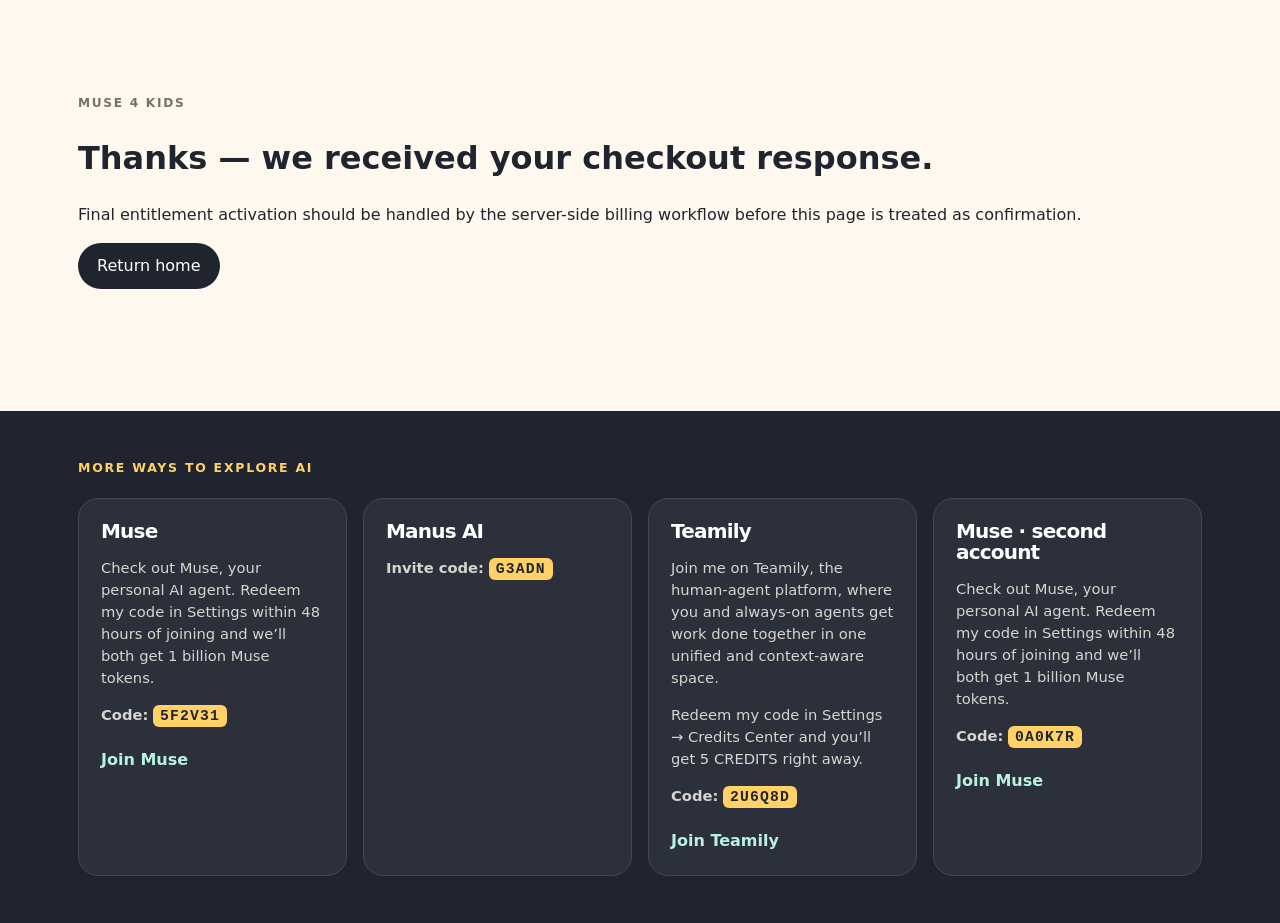
<file: payment-success.html>
<!doctype html><html lang="en"><head><meta charset="utf-8"><meta name="viewport" content="width=device-width,initial-scale=1"><title>Payment received · Muse 4 Kids</title><link rel="icon" href="./assets/favicon.svg" type="image/svg+xml"><link rel="stylesheet" href="./styles.css"></head><body><main class="section-shell"><p class="eyebrow">Muse 4 Kids</p><h1>Thanks — we received your checkout response.</h1><p>Final entitlement activation should be handled by the server-side billing workflow before this page is treated as confirmation.</p><a class="button button-primary" href="./index.html">Return home</a></main>
<footer class="invite-footer">
  <div class="invite-footer-inner">
    <p class="invite-footer-title">More ways to explore AI</p>
    <div class="invite-grid">
      <section class="invite-card">
        <h2>Muse</h2>
        <p>Check out Muse, your personal AI agent. Redeem my code in Settings within 48 hours of joining and we’ll both get 1 billion Muse tokens.</p>
        <p><strong>Code:</strong> <code>5F2V31</code></p>
        <a href="https://muse.ai/join" target="_blank" rel="noopener noreferrer">Join Muse</a>
      </section>
      <section class="invite-card">
        <h2>Manus AI</h2>
        <p><strong>Invite code:</strong> <code>G3ADN</code></p>
      </section>
      <section class="invite-card">
        <h2>Teamily</h2>
        <p>Join me on Teamily, the human-agent platform, where you and always-on agents get work done together in one unified and context-aware space.</p>
        <p>Redeem my code in Settings → Credits Center and you’ll get 5 CREDITS right away.</p>
        <p><strong>Code:</strong> <code>2U6Q8D</code></p>
        <a href="https://teamily.ai/i/2U6Q8D" target="_blank" rel="noopener noreferrer">Join Teamily</a>
      </section>
      <section class="invite-card">
        <h2>Muse · second account</h2>
        <p>Check out Muse, your personal AI agent. Redeem my code in Settings within 48 hours of joining and we’ll both get 1 billion Muse tokens.</p>
        <p><strong>Code:</strong> <code>0A0K7R</code></p>
        <a href="https://muse.ai/join" target="_blank" rel="noopener noreferrer">Join Muse</a>
      </section>
    </div>
  </div>
</footer>
</body></html>
</file>
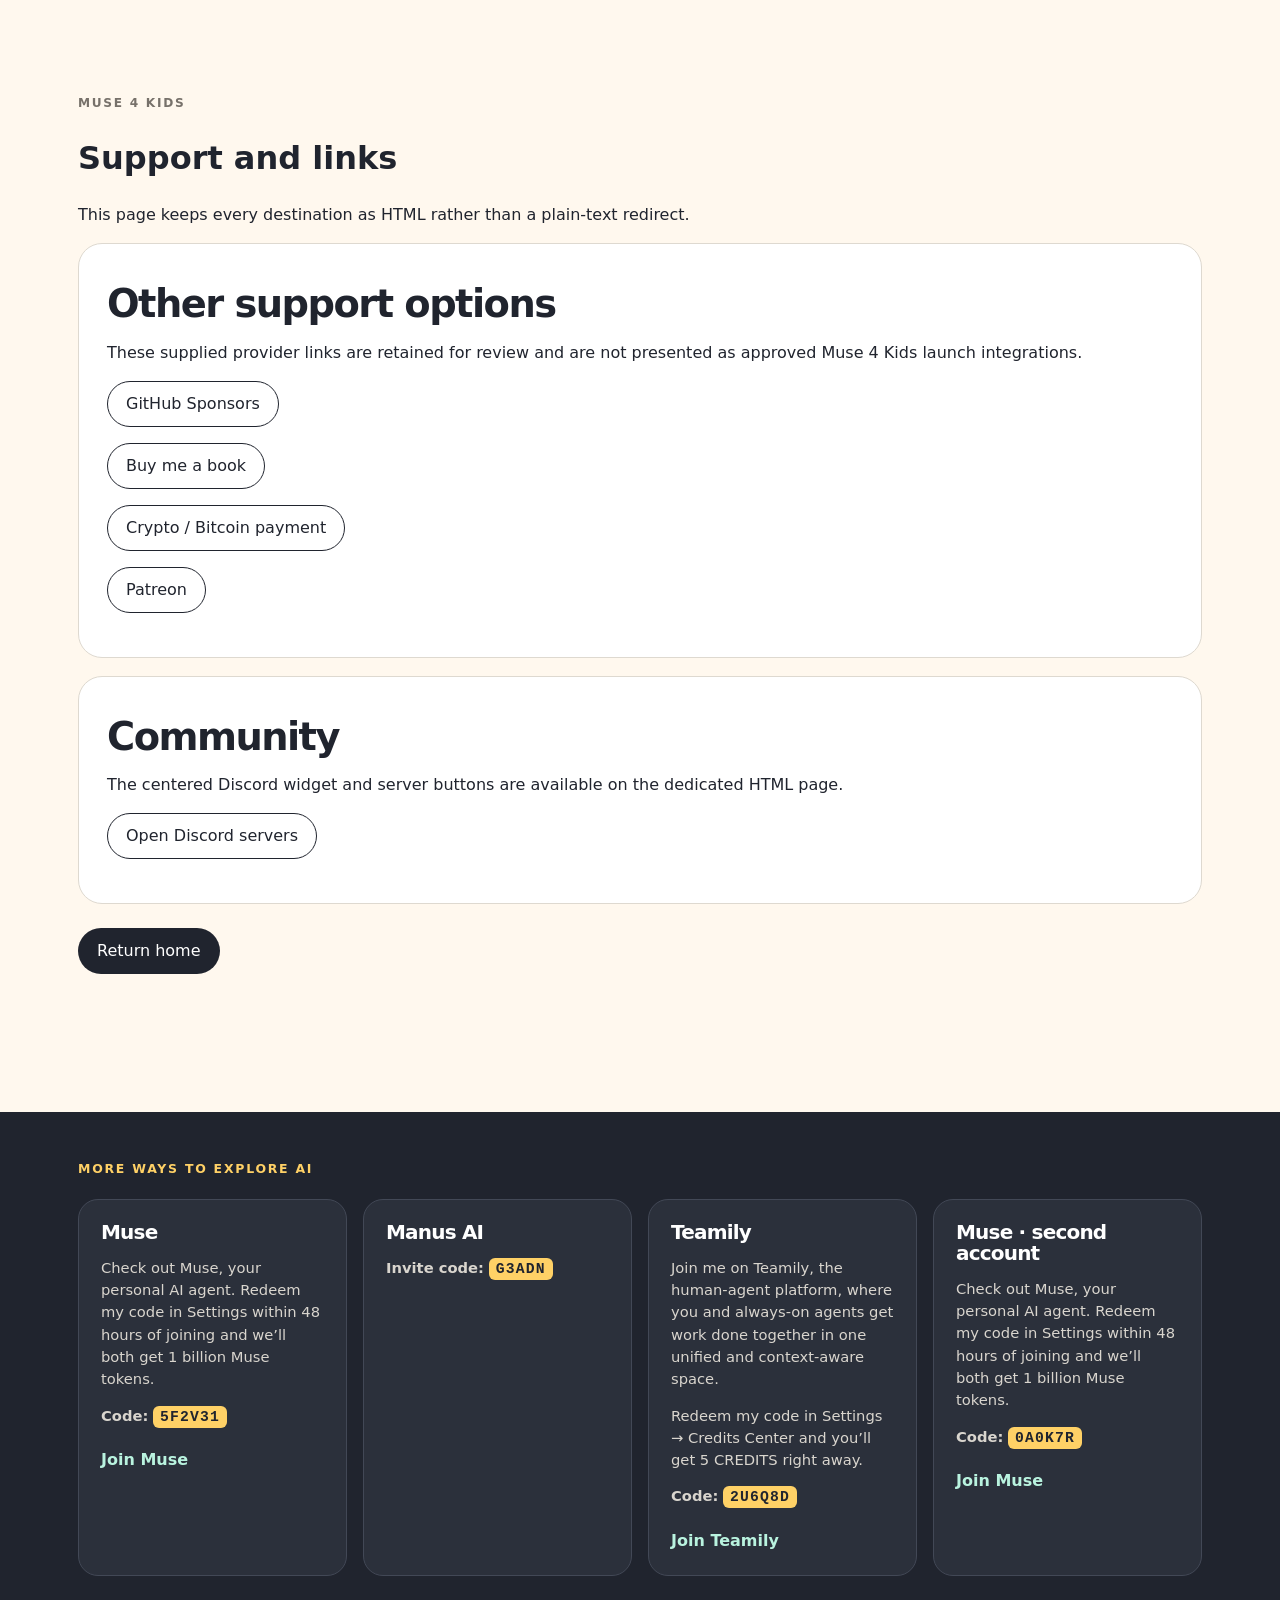
<file: support.html>
<!doctype html><html lang="en"><head><meta charset="utf-8"><meta name="viewport" content="width=device-width,initial-scale=1"><title>Support · Muse 4 Kids</title><link rel="icon" href="./assets/favicon.svg" type="image/svg+xml"><link rel="stylesheet" href="./styles.css"></head><body><main class="section-shell"><p class="eyebrow">Muse 4 Kids</p><h1>Support and links</h1><p>This page keeps every destination as HTML rather than a plain-text redirect.</p><section id="other-options" class="info-card"><h2>Other support options</h2><p>These supplied provider links are retained for review and are not presented as approved Muse 4 Kids launch integrations.</p><p><a class="button button-outline" href="https://github.com/sponsors/Git-FED" target="_blank" rel="noreferrer noopener">GitHub Sponsors</a></p><p><a class="button button-outline" href="https://www.buymeacoffee.com/fedpromptly" target="_blank" rel="noreferrer noopener">Buy me a book</a></p><p><a class="button button-outline" href="https://nowpayments.io/payment/?iid=5997958570&source=button" target="_blank" rel="noreferrer noopener">Crypto / Bitcoin payment</a></p><p><a class="button button-outline" href="https://www.patreon.com/checkout/16145898/28759937" target="_blank" rel="noreferrer noopener">Patreon</a></p></section><section id="community" class="info-card" style="margin-top:18px"><h2>Community</h2><p>The centered Discord widget and server buttons are available on the dedicated HTML page.</p><p><a class="button button-outline" href="./discord.html">Open Discord servers</a></p></section><p style="margin-top:24px"><a class="button button-primary" href="./index.html">Return home</a></p></main>
<footer class="invite-footer">
  <div class="invite-footer-inner">
    <p class="invite-footer-title">More ways to explore AI</p>
    <div class="invite-grid">
      <section class="invite-card">
        <h2>Muse</h2>
        <p>Check out Muse, your personal AI agent. Redeem my code in Settings within 48 hours of joining and we’ll both get 1 billion Muse tokens.</p>
        <p><strong>Code:</strong> <code>5F2V31</code></p>
        <a href="https://muse.ai/join" target="_blank" rel="noopener noreferrer">Join Muse</a>
      </section>
      <section class="invite-card">
        <h2>Manus AI</h2>
        <p><strong>Invite code:</strong> <code>G3ADN</code></p>
      </section>
      <section class="invite-card">
        <h2>Teamily</h2>
        <p>Join me on Teamily, the human-agent platform, where you and always-on agents get work done together in one unified and context-aware space.</p>
        <p>Redeem my code in Settings → Credits Center and you’ll get 5 CREDITS right away.</p>
        <p><strong>Code:</strong> <code>2U6Q8D</code></p>
        <a href="https://teamily.ai/i/2U6Q8D" target="_blank" rel="noopener noreferrer">Join Teamily</a>
      </section>
      <section class="invite-card">
        <h2>Muse · second account</h2>
        <p>Check out Muse, your personal AI agent. Redeem my code in Settings within 48 hours of joining and we’ll both get 1 billion Muse tokens.</p>
        <p><strong>Code:</strong> <code>0A0K7R</code></p>
        <a href="https://muse.ai/join" target="_blank" rel="noopener noreferrer">Join Muse</a>
      </section>
    </div>
  </div>
</footer>
</body></html>
</file>
<file: styles.css>
:root{--ink:#20242e;--cream:#fff8ee;--coral:#ff6b57;--yellow:#ffd166;--mint:#b9f3df;--lavender:#c7c5ff;--line:#ded9d0;--shadow:0 18px 50px rgba(32,36,46,.12);font-family:Inter,ui-sans-serif,system-ui,-apple-system,BlinkMacSystemFont,"Segoe UI",sans-serif}*{box-sizing:border-box}html{scroll-behavior:smooth}body{margin:0;color:var(--ink);background:var(--cream);line-height:1.5}.site-header{display:flex;align-items:center;justify-content:space-between;max-width:1180px;margin:auto;padding:24px 28px}.brand{display:flex;gap:10px;align-items:center;color:var(--ink);font-weight:800;text-decoration:none;font-size:1.1rem}.brand-mark{display:grid;place-items:center;width:36px;height:36px;background:var(--coral);border-radius:12px;color:white;transform:rotate(-7deg)}nav{display:flex;gap:24px}nav a,.text-link,.site-footer a{color:var(--ink);text-decoration:none;font-weight:650}.ticker{overflow:hidden;border-top:1px solid var(--line);border-bottom:1px solid var(--line);background:var(--yellow);white-space:nowrap}.ticker-track{display:inline-flex;gap:54px;padding:11px 0;min-width:200%;animation:scroll 26s linear infinite}.ticker-track span::before{content:"✦";margin-right:14px}@keyframes scroll{to{transform:translateX(-50%)}}.section-shell{max-width:1180px;margin:auto;padding:82px 28px}.hero{display:grid;grid-template-columns:1.05fr .95fr;gap:56px;align-items:center;min-height:600px;position:relative;isolation:isolate}.hero:before{content:"";position:absolute;z-index:-1;width:420px;height:420px;right:2%;top:10%;border-radius:48% 52% 65% 35%;background:linear-gradient(135deg,rgba(255,209,102,.28),rgba(199,197,255,.34));filter:blur(2px);animation:morph 12s ease-in-out infinite alternate}@keyframes morph{to{transform:rotate(14deg) scale(1.08);border-radius:64% 36% 42% 58%}}.eyebrow{letter-spacing:.14em;text-transform:uppercase;font-weight:800;font-size:.76rem;color:#77716a}.hero h1{font-size:clamp(3rem,7vw,6.8rem);line-height:.95;letter-spacing:-.07em;margin:16px 0 26px}.hero h1 em{font-style:normal;color:var(--coral)}.lede{font-size:1.2rem;max-width:620px;color:#5d5a58}.hero-actions{display:flex;align-items:center;gap:22px;margin-top:32px}.button{display:inline-flex;align-items:center;justify-content:center;min-height:46px;padding:0 18px;border-radius:999px;text-decoration:none;font-weight:800;border:1px solid transparent;cursor:pointer;font:inherit}.button-primary{background:var(--ink);color:#fff}.button-muted{background:#eee9e1;color:var(--ink)}.button-outline{border-color:var(--ink);color:var(--ink);background:transparent}.hero-art{position:relative;animation:float 5s ease-in-out infinite}.hero-art img{width:100%;filter:drop-shadow(0 25px 24px rgba(255,107,87,.18))}@keyframes float{50%{transform:translateY(-12px) rotate(1deg)}}.hero-sparkle{position:absolute;z-index:2;color:var(--coral);font-size:2rem;line-height:1;animation:twinkle 2.6s ease-in-out infinite}.sparkle-one{top:8%;left:8%;color:var(--coral)}.sparkle-two{top:26%;right:4%;font-size:1.4rem;color:var(--yellow);animation-delay:.8s}.sparkle-three{bottom:12%;left:14%;font-size:1.1rem;color:var(--lavender);animation-delay:1.4s}@keyframes twinkle{0%,100%{opacity:.3;transform:scale(.75) rotate(0)}50%{opacity:1;transform:scale(1.25) rotate(18deg)}}.three-up{display:grid;grid-template-columns:repeat(3,1fr);gap:18px;padding-top:0}.info-card{padding:28px;background:#fff;border:1px solid var(--line);border-radius:24px;transition:transform .25s,box-shadow .25s}.info-card:hover{transform:translateY(-7px);box-shadow:var(--shadow)}.number{font-weight:800;color:var(--coral)}h2{font-size:clamp(1.7rem,3vw,3rem);line-height:1.05;letter-spacing:-.04em;margin:12px 0}.promo-grid{display:grid;grid-template-columns:repeat(2,1fr);gap:22px;padding-top:42px;padding-bottom:42px}.promo-grid figure{margin:0;background:#fff;border:1px solid var(--line);border-radius:28px;padding:14px;box-shadow:var(--shadow);transition:transform .25s}.promo-grid figure:hover{transform:rotate(-1deg) translateY(-5px)}.promo-grid img{display:block;width:100%;border-radius:18px}.promo-grid figcaption{padding:12px 8px 4px;font-weight:800}.chat-panel{display:grid;grid-template-columns:1fr 1fr;gap:50px;align-items:center;background:var(--mint);border-radius:40px;max-width:1124px}.chat-bubbles{display:grid;gap:13px}.bubble{padding:18px 20px;border-radius:22px;max-width:90%;font-weight:650}.bubble-parent{background:white}.bubble-muse{background:var(--lavender);margin-left:auto}.bubble-kid{background:var(--yellow)}.payment-section{padding-bottom:35px}.section-heading{max-width:720px}.payment-grid{display:grid;grid-template-columns:repeat(3,1fr);gap:18px;margin-top:28px}.payment-card{background:#fff;border:1px solid var(--line);border-radius:24px;padding:25px;min-height:245px}.payment-card h3{margin-top:0}.payment-card p{color:#68625c}.discord-wrap{padding-top:35px}.discord-card{background:var(--lavender);border-radius:30px;padding:34px;text-align:center;max-width:760px;margin:auto}.site-footer{display:flex;justify-content:space-between;max-width:1180px;margin:auto;padding:28px;border-top:1px solid var(--line);font-size:.9rem}.age-gate{position:fixed;inset:0;background:rgba(32,36,46,.76);display:grid;place-items:center;z-index:20;padding:20px}.age-gate.hidden{display:none}.age-card{background:var(--cream);max-width:480px;padding:38px;border-radius:28px;box-shadow:var(--shadow)}.age-actions{display:flex;gap:12px;flex-wrap:wrap;margin-top:24px}@media(max-width:800px){nav{display:none}.hero,.chat-panel{grid-template-columns:1fr}.hero{padding-top:55px}.hero:before{width:300px;height:300px;right:8%;top:40%}.three-up,.payment-grid,.promo-grid{grid-template-columns:1fr}.site-footer{display:block}.site-footer span{display:block;margin:8px 0}}@media(prefers-reduced-motion:reduce){.hero:before,.hero-art,.hero-sparkle,.ticker-track{animation:none}}

.invite-footer{margin-top:40px;background:#20242e;color:#fff8ee}.invite-footer-inner{max-width:1180px;margin:auto;padding:48px 28px}.invite-footer-title{margin:0 0 20px;color:#ffd166;font-size:.78rem;font-weight:800;letter-spacing:.14em;text-transform:uppercase}.invite-grid{display:grid;grid-template-columns:repeat(4,1fr);gap:16px}.invite-card{padding:22px;background:#2b303b;border:1px solid #424856;border-radius:20px}.invite-card h2{margin-top:0;color:#fff;font-size:1.25rem}.invite-card p{color:#d9d5ce;font-size:.92rem}.invite-card code{padding:3px 7px;border-radius:6px;background:#ffd166;color:#20242e;font-weight:800;letter-spacing:.08em}.invite-card a{display:inline-block;margin-top:6px;color:#b9f3df;font-weight:800;text-decoration:none}.invite-card a:hover{text-decoration:underline}@media(max-width:800px){.invite-grid{grid-template-columns:1fr 1fr}}@media(max-width:520px){.invite-grid{grid-template-columns:1fr}}
</file>
<file: site/styles.css>
:root{--ink:#20242e;--cream:#fff8ee;--coral:#ff6b57;--yellow:#ffd166;--mint:#b9f3df;--lavender:#c7c5ff;--line:#ded9d0;--shadow:0 18px 50px rgba(32,36,46,.12);font-family:Inter,ui-sans-serif,system-ui,-apple-system,BlinkMacSystemFont,"Segoe UI",sans-serif}*{box-sizing:border-box}html{scroll-behavior:smooth}body{margin:0;color:var(--ink);background:var(--cream);line-height:1.5}.site-header{display:flex;align-items:center;justify-content:space-between;max-width:1180px;margin:auto;padding:24px 28px}.brand{display:flex;gap:10px;align-items:center;color:var(--ink);font-weight:800;text-decoration:none;font-size:1.1rem}.brand-mark{display:grid;place-items:center;width:36px;height:36px;background:var(--coral);border-radius:12px;color:white;transform:rotate(-7deg)}nav{display:flex;gap:24px}nav a,.text-link,.site-footer a{color:var(--ink);text-decoration:none;font-weight:650}.ticker{overflow:hidden;border-top:1px solid var(--line);border-bottom:1px solid var(--line);background:var(--yellow);white-space:nowrap}.ticker-track{display:inline-flex;gap:54px;padding:11px 0;min-width:200%;animation:scroll 26s linear infinite}.ticker-track span::before{content:"✦";margin-right:14px}@keyframes scroll{to{transform:translateX(-50%)}}.section-shell{max-width:1180px;margin:auto;padding:82px 28px}.hero{display:grid;grid-template-columns:1.05fr .95fr;gap:56px;align-items:center;min-height:600px;position:relative;isolation:isolate}.hero:before{content:"";position:absolute;z-index:-1;width:420px;height:420px;right:2%;top:10%;border-radius:48% 52% 65% 35%;background:linear-gradient(135deg,rgba(255,209,102,.28),rgba(199,197,255,.34));filter:blur(2px);animation:morph 12s ease-in-out infinite alternate}@keyframes morph{to{transform:rotate(14deg) scale(1.08);border-radius:64% 36% 42% 58%}}.eyebrow{letter-spacing:.14em;text-transform:uppercase;font-weight:800;font-size:.76rem;color:#77716a}.hero h1{font-size:clamp(3rem,7vw,6.8rem);line-height:.95;letter-spacing:-.07em;margin:16px 0 26px}.hero h1 em{font-style:normal;color:var(--coral)}.lede{font-size:1.2rem;max-width:620px;color:#5d5a58}.hero-actions{display:flex;align-items:center;gap:22px;margin-top:32px}.button{display:inline-flex;align-items:center;justify-content:center;min-height:46px;padding:0 18px;border-radius:999px;text-decoration:none;font-weight:800;border:1px solid transparent;cursor:pointer;font:inherit}.button-primary{background:var(--ink);color:#fff}.button-muted{background:#eee9e1;color:var(--ink)}.button-outline{border-color:var(--ink);color:var(--ink);background:transparent}.hero-art{position:relative;animation:float 5s ease-in-out infinite}.hero-art img{width:100%;filter:drop-shadow(0 25px 24px rgba(255,107,87,.18))}@keyframes float{50%{transform:translateY(-12px) rotate(1deg)}}.hero-sparkle{position:absolute;z-index:2;color:var(--coral);font-size:2rem;line-height:1;animation:twinkle 2.6s ease-in-out infinite}.sparkle-one{top:8%;left:8%;color:var(--coral)}.sparkle-two{top:26%;right:4%;font-size:1.4rem;color:var(--yellow);animation-delay:.8s}.sparkle-three{bottom:12%;left:14%;font-size:1.1rem;color:var(--lavender);animation-delay:1.4s}@keyframes twinkle{0%,100%{opacity:.3;transform:scale(.75) rotate(0)}50%{opacity:1;transform:scale(1.25) rotate(18deg)}}.three-up{display:grid;grid-template-columns:repeat(3,1fr);gap:18px;padding-top:0}.info-card{padding:28px;background:#fff;border:1px solid var(--line);border-radius:24px;transition:transform .25s,box-shadow .25s}.info-card:hover{transform:translateY(-7px);box-shadow:var(--shadow)}.number{font-weight:800;color:var(--coral)}h2{font-size:clamp(1.7rem,3vw,3rem);line-height:1.05;letter-spacing:-.04em;margin:12px 0}.promo-grid{display:grid;grid-template-columns:repeat(2,1fr);gap:22px;padding-top:42px;padding-bottom:42px}.promo-grid figure{margin:0;background:#fff;border:1px solid var(--line);border-radius:28px;padding:14px;box-shadow:var(--shadow);transition:transform .25s}.promo-grid figure:hover{transform:rotate(-1deg) translateY(-5px)}.promo-grid img{display:block;width:100%;border-radius:18px}.promo-grid figcaption{padding:12px 8px 4px;font-weight:800}.chat-panel{display:grid;grid-template-columns:1fr 1fr;gap:50px;align-items:center;background:var(--mint);border-radius:40px;max-width:1124px}.chat-bubbles{display:grid;gap:13px}.bubble{padding:18px 20px;border-radius:22px;max-width:90%;font-weight:650}.bubble-parent{background:white}.bubble-muse{background:var(--lavender);margin-left:auto}.bubble-kid{background:var(--yellow)}.payment-section{padding-bottom:35px}.section-heading{max-width:720px}.payment-grid{display:grid;grid-template-columns:repeat(3,1fr);gap:18px;margin-top:28px}.payment-card{background:#fff;border:1px solid var(--line);border-radius:24px;padding:25px;min-height:245px}.payment-card h3{margin-top:0}.payment-card p{color:#68625c}.discord-wrap{padding-top:35px}.discord-card{background:var(--lavender);border-radius:30px;padding:34px;text-align:center;max-width:760px;margin:auto}.site-footer{display:flex;justify-content:space-between;max-width:1180px;margin:auto;padding:28px;border-top:1px solid var(--line);font-size:.9rem}.age-gate{position:fixed;inset:0;background:rgba(32,36,46,.76);display:grid;place-items:center;z-index:20;padding:20px}.age-gate.hidden{display:none}.age-card{background:var(--cream);max-width:480px;padding:38px;border-radius:28px;box-shadow:var(--shadow)}.age-actions{display:flex;gap:12px;flex-wrap:wrap;margin-top:24px}@media(max-width:800px){nav{display:none}.hero,.chat-panel{grid-template-columns:1fr}.hero{padding-top:55px}.hero:before{width:300px;height:300px;right:8%;top:40%}.three-up,.payment-grid,.promo-grid{grid-template-columns:1fr}.site-footer{display:block}.site-footer span{display:block;margin:8px 0}}@media(prefers-reduced-motion:reduce){.hero:before,.hero-art,.hero-sparkle,.ticker-track{animation:none}}

.invite-footer{margin-top:40px;background:#20242e;color:#fff8ee}.invite-footer-inner{max-width:1180px;margin:auto;padding:48px 28px}.invite-footer-title{margin:0 0 20px;color:#ffd166;font-size:.78rem;font-weight:800;letter-spacing:.14em;text-transform:uppercase}.invite-grid{display:grid;grid-template-columns:repeat(4,1fr);gap:16px}.invite-card{padding:22px;background:#2b303b;border:1px solid #424856;border-radius:20px}.invite-card h2{margin-top:0;color:#fff;font-size:1.25rem}.invite-card p{color:#d9d5ce;font-size:.92rem}.invite-card code{padding:3px 7px;border-radius:6px;background:#ffd166;color:#20242e;font-weight:800;letter-spacing:.08em}.invite-card a{display:inline-block;margin-top:6px;color:#b9f3df;font-weight:800;text-decoration:none}.invite-card a:hover{text-decoration:underline}@media(max-width:800px){.invite-grid{grid-template-columns:1fr 1fr}}@media(max-width:520px){.invite-grid{grid-template-columns:1fr}}
</file>
